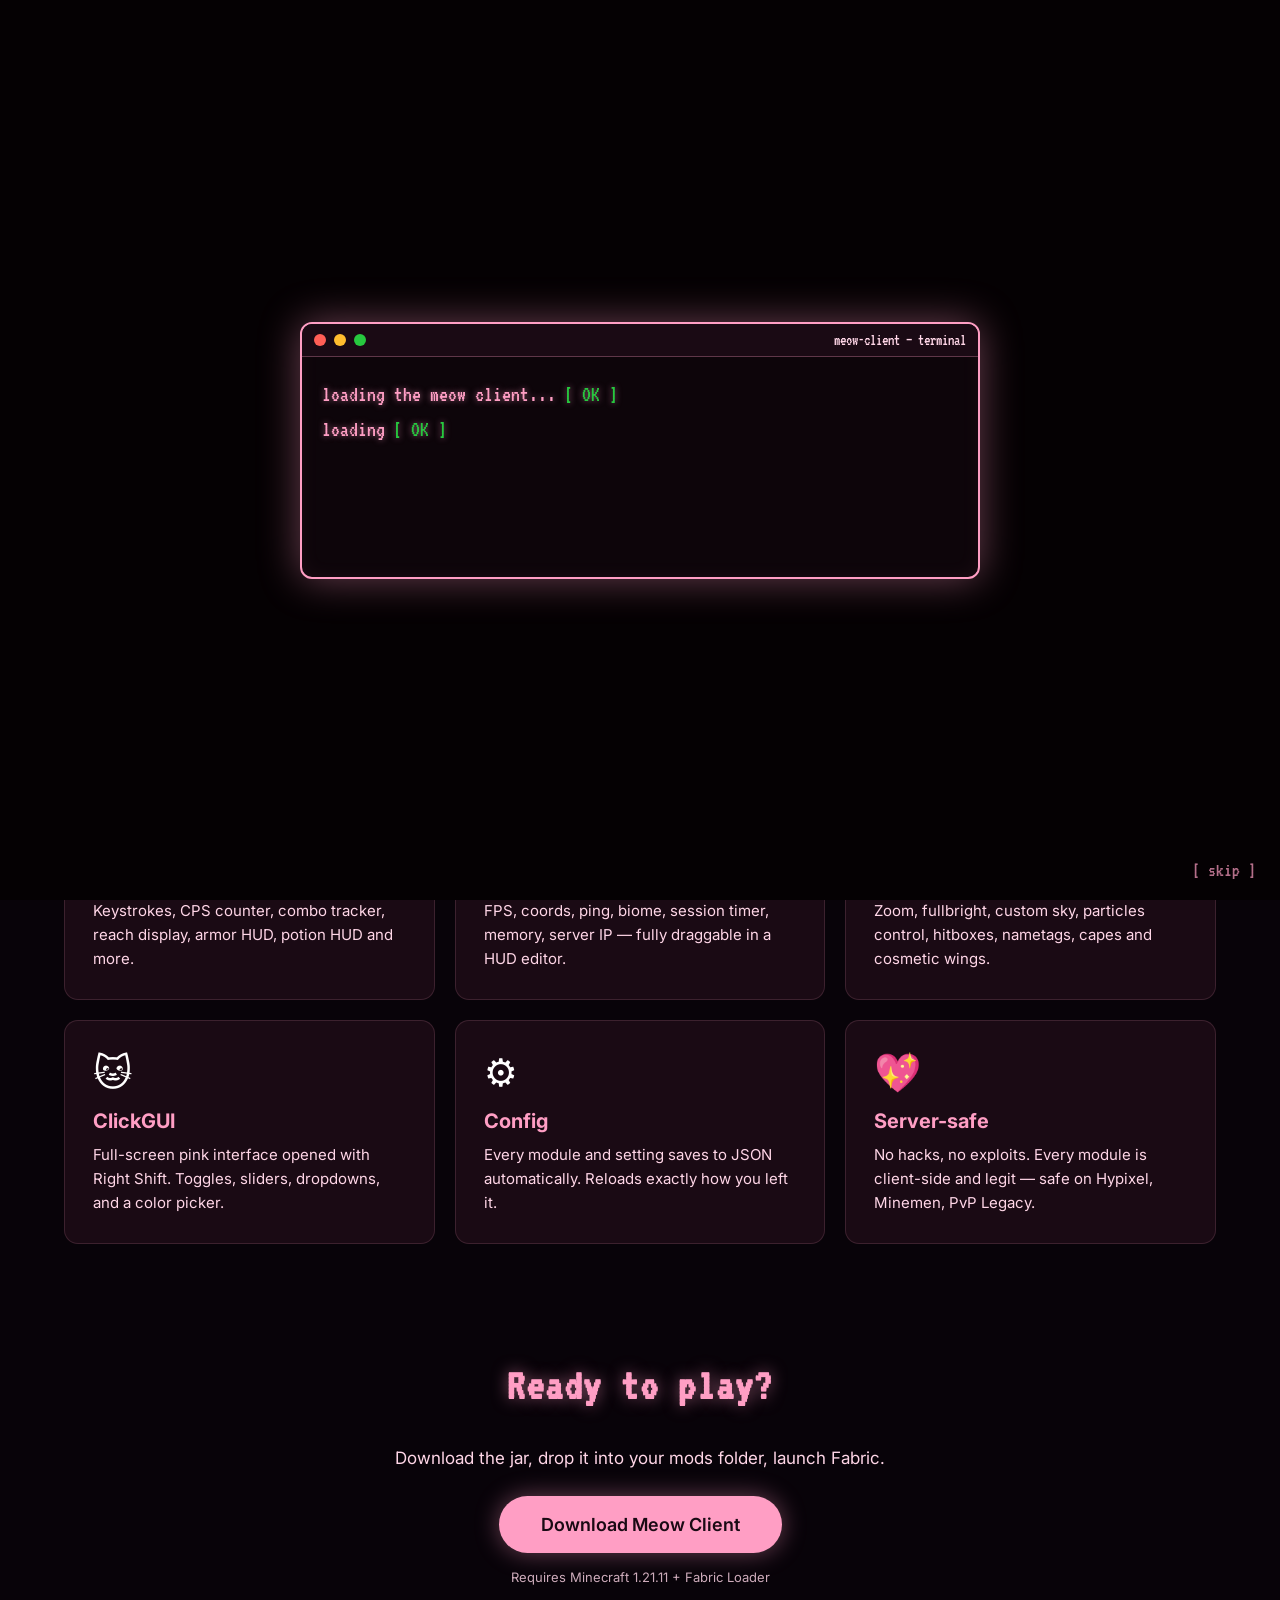
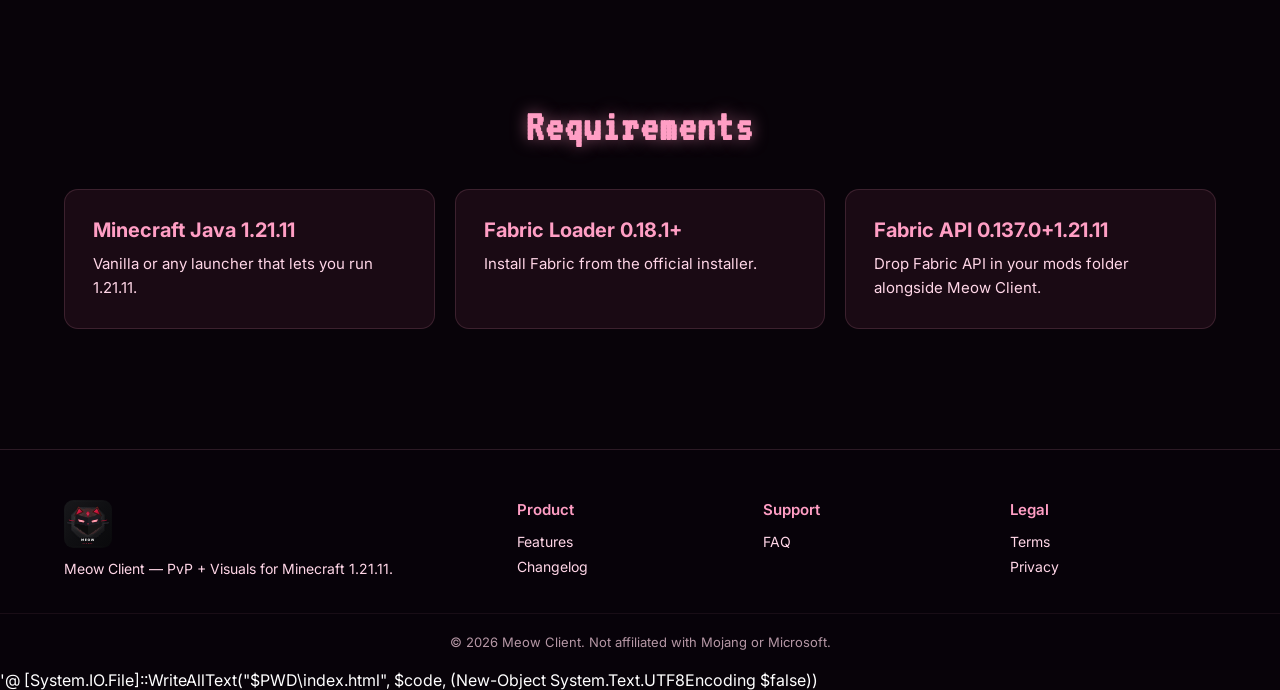
<file: index.html>
$code = @'
<!DOCTYPE html>
<html lang="en">
<head>
<meta charset="UTF-8">
<meta name="viewport" content="width=device-width, initial-scale=1.0">
<title>Meow Client — PvP + Visuals for Minecraft 1.21.11</title>
<link rel="icon" href="assets/favicon.svg">
<link rel="preconnect" href="https://fonts.googleapis.com">
<link rel="preconnect" href="https://fonts.gstatic.com" crossorigin>
<link href="https://fonts.googleapis.com/css2?family=VT323&family=Inter:wght@300;400;600;800&display=swap" rel="stylesheet">
<link rel="stylesheet" href="styles.css">
</head>
<body>

<div id="intro-overlay">
  <div class="terminal-window">
    <div class="terminal-header">
      <span class="dot red"></span>
      <span class="dot yellow"></span>
      <span class="dot green"></span>
      <span class="terminal-title">meow-client — terminal</span>
    </div>
    <div class="terminal-body" id="terminal-body"></div>
  </div>
  <a id="skip-intro" href="#">[ skip ]</a>
</div>

<canvas id="starfield"></canvas>

<nav class="nav">
  <div class="nav-inner">
    <a href="index.html" class="brand">
      <img src="assets/logo.svg" alt="Meow Client" class="brand-logo">
      <span class="brand-name">Meow Client</span>
    </a>
    <button class="nav-toggle" id="nav-toggle" aria-label="menu">☰</button>
    <ul class="nav-links" id="nav-links">
      <li><a href="index.html" class="active">Home</a></li>
      <li><a href="features.html">Features</a></li>
      <li><a href="faq.html">FAQ</a></li>
      <li><a href="changelog.html">Changelog</a></li>
      <li><a href="https://github.com/echothebest/meow-website/releases/download/untagged-338cf8a7bff4ed38c516/meow-client-first.release.jar" class="btn btn-pink btn-nav" download>Download</a></li>
    </ul>
  </div>
</nav>

<header class="hero">
  <img src="assets/logo.svg" alt="" class="hero-logo">
  <h1 class="hero-title">Meow Client</h1>
  <p class="hero-sub">A lightweight PvP + Visuals client for Minecraft 1.21.11 (Fabric).</p>
  <div class="hero-buttons">
    <a href="https://github.com/echothebest/meow-website/releases/download/untagged-338cf8a7bff4ed38c516/meow-client-first.release.jar" class="btn btn-pink" download>Download Meow Client</a>
    <a href="https://github.com/echothebest/meow-website" class="btn btn-outline" target="_blank" rel="noopener">View on GitHub</a>
  </div>
  <div class="chip">v1.0.0 &nbsp;·&nbsp; 1.21.11 &nbsp;·&nbsp; Fabric</div>
</header>

<section class="section">
  <h2 class="section-title">What's inside</h2>
  <div class="grid grid-3">
    <a href="features.html" class="card">
      <div class="card-icon">⚔️</div>
      <h3>PvP</h3>
      <p>Keystrokes, CPS counter, combo tracker, reach display, armor HUD, potion HUD and more.</p>
    </a>
    <a href="features.html" class="card">
      <div class="card-icon">🖥️</div>
      <h3>HUD</h3>
      <p>FPS, coords, ping, biome, session timer, memory, server IP — fully draggable in a HUD editor.</p>
    </a>
    <a href="features.html" class="card">
      <div class="card-icon">✨</div>
      <h3>Visuals</h3>
      <p>Zoom, fullbright, custom sky, particles control, hitboxes, nametags, capes and cosmetic wings.</p>
    </a>
    <a href="features.html" class="card">
      <div class="card-icon">🐱</div>
      <h3>ClickGUI</h3>
      <p>Full-screen pink interface opened with Right Shift. Toggles, sliders, dropdowns, and a color picker.</p>
    </a>
    <a href="features.html" class="card">
      <div class="card-icon">⚙️</div>
      <h3>Config</h3>
      <p>Every module and setting saves to JSON automatically. Reloads exactly how you left it.</p>
    </a>
    <a href="features.html" class="card">
      <div class="card-icon">💖</div>
      <h3>Server-safe</h3>
      <p>No hacks, no exploits. Every module is client-side and legit — safe on Hypixel, Minemen, PvP Legacy.</p>
    </a>
  </div>
</section>

<section class="section download-section">
  <h2 class="section-title">Ready to play?</h2>
  <p class="download-sub">Download the jar, drop it into your mods folder, launch Fabric.</p>
  <a href="https://github.com/echothebest/meow-website/releases/download/untagged-338cf8a7bff4ed38c516/meow-client-first.release.jar" class="btn btn-pink btn-big" download>Download Meow Client</a>
  <p class="download-meta">Requires Minecraft 1.21.11 + Fabric Loader</p>
</section>

<section class="section">
  <h2 class="section-title">Requirements</h2>
  <div class="grid grid-3">
    <div class="card card-flat">
      <h3>Minecraft Java 1.21.11</h3>
      <p>Vanilla or any launcher that lets you run 1.21.11.</p>
    </div>
    <div class="card card-flat">
      <h3>Fabric Loader 0.18.1+</h3>
      <p>Install Fabric from the official installer.</p>
    </div>
    <div class="card card-flat">
      <h3>Fabric API 0.137.0+1.21.11</h3>
      <p>Drop Fabric API in your mods folder alongside Meow Client.</p>
    </div>
  </div>
</section>

<footer class="footer">
  <div class="footer-inner">
    <div class="footer-col">
      <img src="assets/logo.svg" alt="" class="footer-logo">
      <p class="footer-tag">Meow Client — PvP + Visuals for Minecraft 1.21.11.</p>
    </div>
    <div class="footer-col">
      <h4>Product</h4>
      <a href="features.html">Features</a>
      <a href="changelog.html">Changelog</a>
    </div>
    <div class="footer-col">
      <h4>Support</h4>
      <a href="faq.html">FAQ</a>
    </div>
    <div class="footer-col">
      <h4>Legal</h4>
      <a href="terms.html">Terms</a>
      <a href="privacy.html">Privacy</a>
    </div>
  </div>
  <p class="footer-copy">© 2026 Meow Client. Not affiliated with Mojang or Microsoft.</p>
</footer>

<script src="script.js"></script>
</body>
</html>
'@

[System.IO.File]::WriteAllText("$PWD\index.html", $code, (New-Object System.Text.UTF8Encoding $false))
</file>
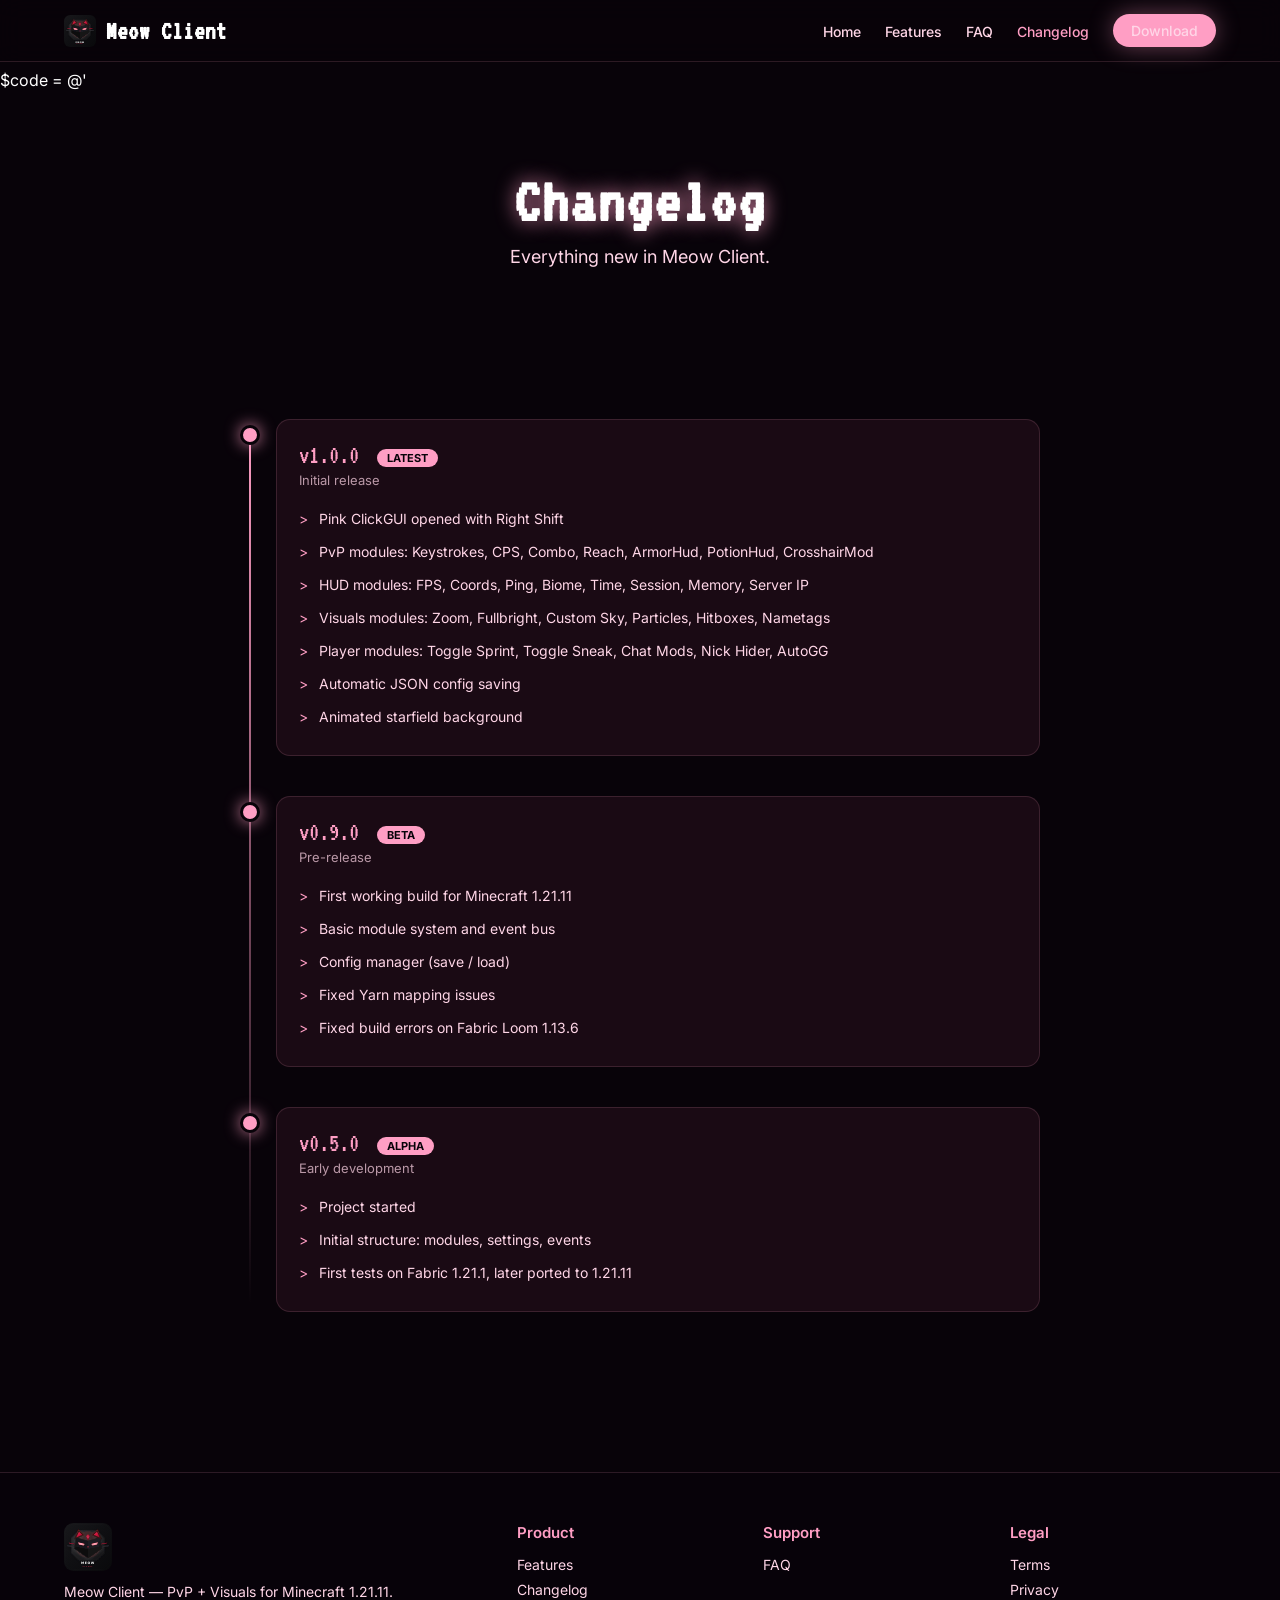
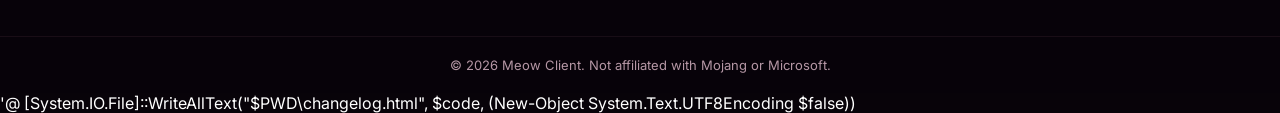
<file: changelog.html>
$code = @'
<!DOCTYPE html>
<html lang="en">
<head>
<meta charset="UTF-8">
<meta name="viewport" content="width=device-width, initial-scale=1.0">
<title>Changelog — Meow Client</title>
<link rel="icon" href="assets/favicon.svg">
<link rel="preconnect" href="https://fonts.googleapis.com">
<link rel="preconnect" href="https://fonts.gstatic.com" crossorigin>
<link href="https://fonts.googleapis.com/css2?family=VT323&family=Inter:wght@300;400;600;800&display=swap" rel="stylesheet">
<link rel="stylesheet" href="styles.css">
</head>
<body>

<canvas id="starfield"></canvas>

<nav class="nav">
  <div class="nav-inner">
    <a href="index.html" class="brand">
      <img src="assets/logo.svg" alt="Meow Client" class="brand-logo">
      <span class="brand-name">Meow Client</span>
    </a>
    <button class="nav-toggle" id="nav-toggle" aria-label="menu">☰</button>
    <ul class="nav-links" id="nav-links">
      <li><a href="index.html">Home</a></li>
      <li><a href="features.html">Features</a></li>
      <li><a href="faq.html">FAQ</a></li>
      <li><a href="changelog.html" class="active">Changelog</a></li>
      <li><a href="https://github.com/echothebest/meow-website/releases/download/untagged-338cf8a7bff4ed38c516/meow-client-first.release.jar" class="btn btn-pink btn-nav" download>Download</a></li>
    </ul>
  </div>
</nav>

<header class="hero hero-small">
  <h1 class="hero-title">Changelog</h1>
  <p class="hero-sub">Everything new in Meow Client.</p>
</header>

<section class="section">
  <div class="timeline">
    <div class="timeline-item">
      <div class="timeline-dot"></div>
      <div class="timeline-content">
        <div class="timeline-version">v1.0.0 <span class="timeline-tag">Latest</span></div>
        <div class="timeline-date">Initial release</div>
        <ul>
          <li>Pink ClickGUI opened with Right Shift</li>
          <li>PvP modules: Keystrokes, CPS, Combo, Reach, ArmorHud, PotionHud, CrosshairMod</li>
          <li>HUD modules: FPS, Coords, Ping, Biome, Time, Session, Memory, Server IP</li>
          <li>Visuals modules: Zoom, Fullbright, Custom Sky, Particles, Hitboxes, Nametags</li>
          <li>Player modules: Toggle Sprint, Toggle Sneak, Chat Mods, Nick Hider, AutoGG</li>
          <li>Automatic JSON config saving</li>
          <li>Animated starfield background</li>
        </ul>
      </div>
    </div>
    <div class="timeline-item">
      <div class="timeline-dot"></div>
      <div class="timeline-content">
        <div class="timeline-version">v0.9.0 <span class="timeline-tag">Beta</span></div>
        <div class="timeline-date">Pre-release</div>
        <ul>
          <li>First working build for Minecraft 1.21.11</li>
          <li>Basic module system and event bus</li>
          <li>Config manager (save / load)</li>
          <li>Fixed Yarn mapping issues</li>
          <li>Fixed build errors on Fabric Loom 1.13.6</li>
        </ul>
      </div>
    </div>
    <div class="timeline-item">
      <div class="timeline-dot"></div>
      <div class="timeline-content">
        <div class="timeline-version">v0.5.0 <span class="timeline-tag">Alpha</span></div>
        <div class="timeline-date">Early development</div>
        <ul>
          <li>Project started</li>
          <li>Initial structure: modules, settings, events</li>
          <li>First tests on Fabric 1.21.1, later ported to 1.21.11</li>
        </ul>
      </div>
    </div>
  </div>
</section>

<footer class="footer">
  <div class="footer-inner">
    <div class="footer-col">
      <img src="assets/logo.svg" alt="" class="footer-logo">
      <p class="footer-tag">Meow Client — PvP + Visuals for Minecraft 1.21.11.</p>
    </div>
    <div class="footer-col">
      <h4>Product</h4>
      <a href="features.html">Features</a>
      <a href="changelog.html">Changelog</a>
    </div>
    <div class="footer-col">
      <h4>Support</h4>
      <a href="faq.html">FAQ</a>
    </div>
    <div class="footer-col">
      <h4>Legal</h4>
      <a href="terms.html">Terms</a>
      <a href="privacy.html">Privacy</a>
    </div>
  </div>
  <p class="footer-copy">© 2026 Meow Client. Not affiliated with Mojang or Microsoft.</p>
</footer>

<script src="script.js"></script>
</body>
</html>
'@

[System.IO.File]::WriteAllText("$PWD\changelog.html", $code, (New-Object System.Text.UTF8Encoding $false))
</file>
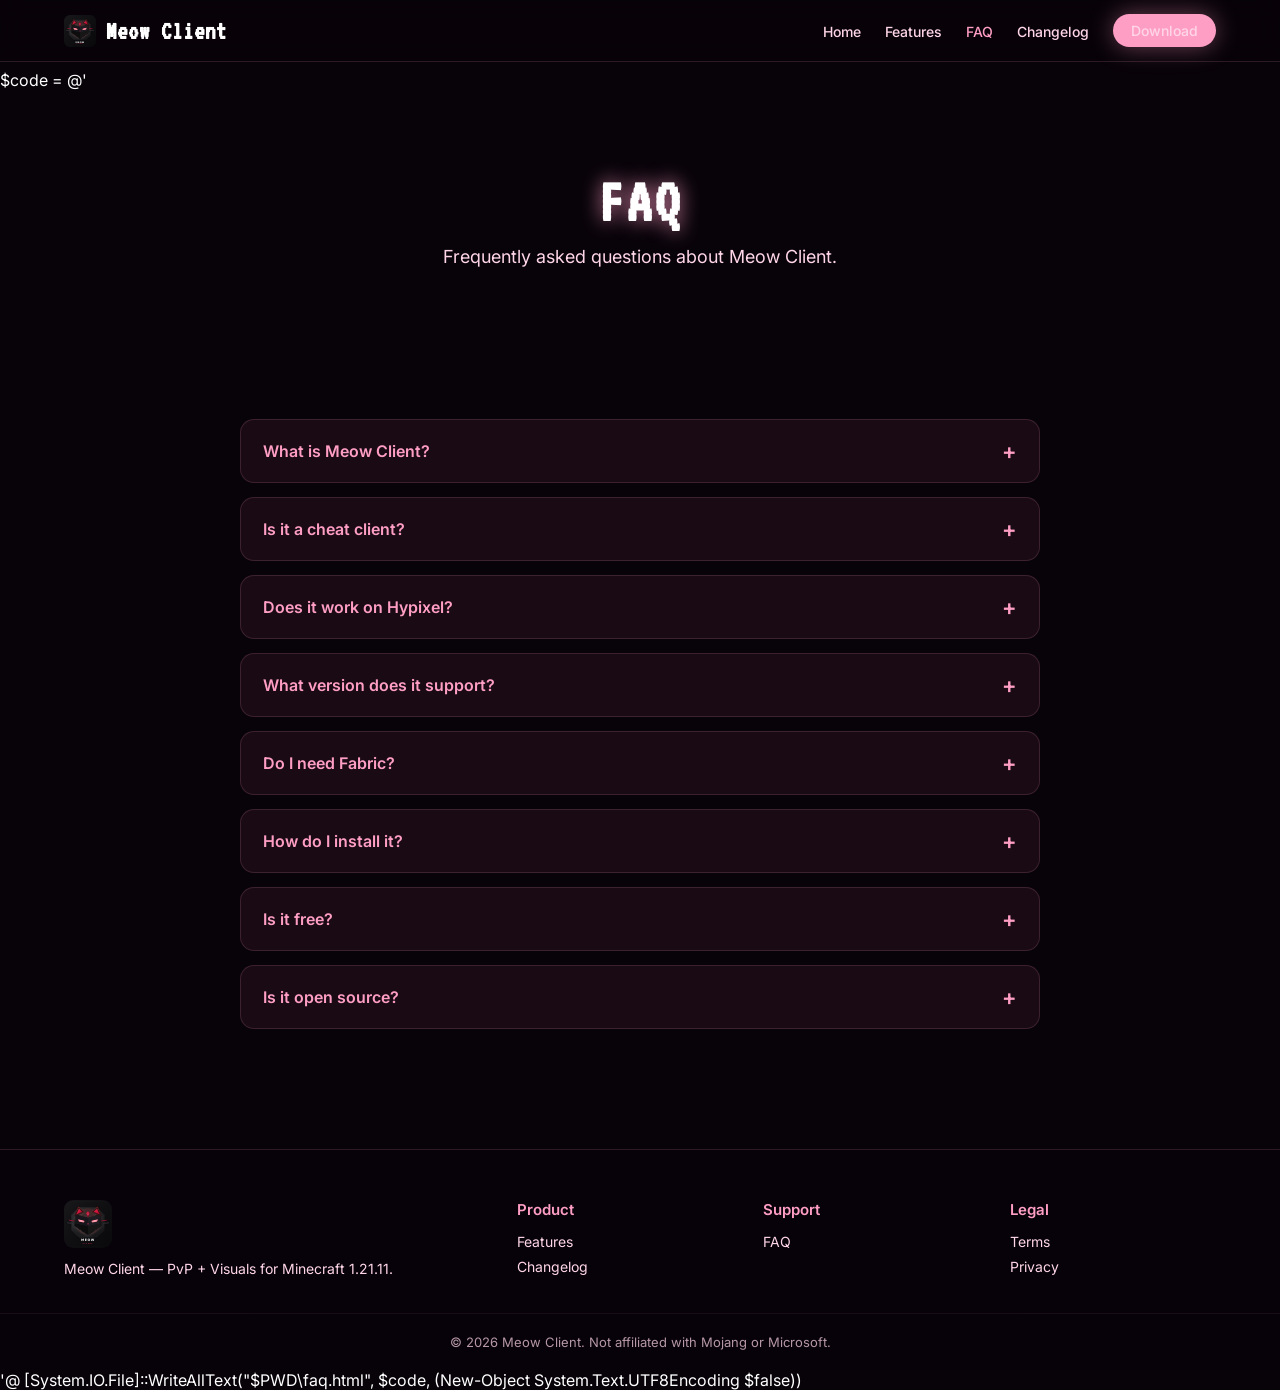
<file: faq.html>
$code = @'
<!DOCTYPE html>
<html lang="en">
<head>
<meta charset="UTF-8">
<meta name="viewport" content="width=device-width, initial-scale=1.0">
<title>FAQ — Meow Client</title>
<link rel="icon" href="assets/favicon.svg">
<link rel="preconnect" href="https://fonts.googleapis.com">
<link rel="preconnect" href="https://fonts.gstatic.com" crossorigin>
<link href="https://fonts.googleapis.com/css2?family=VT323&family=Inter:wght@300;400;600;800&display=swap" rel="stylesheet">
<link rel="stylesheet" href="styles.css">
</head>
<body>

<canvas id="starfield"></canvas>

<nav class="nav">
  <div class="nav-inner">
    <a href="index.html" class="brand">
      <img src="assets/logo.svg" alt="Meow Client" class="brand-logo">
      <span class="brand-name">Meow Client</span>
    </a>
    <button class="nav-toggle" id="nav-toggle" aria-label="menu">☰</button>
    <ul class="nav-links" id="nav-links">
      <li><a href="index.html">Home</a></li>
      <li><a href="features.html">Features</a></li>
      <li><a href="faq.html" class="active">FAQ</a></li>
      <li><a href="changelog.html">Changelog</a></li>
      <li><a href="https://github.com/echothebest/meow-website/releases/download/untagged-338cf8a7bff4ed38c516/meow-client-first.release.jar" class="btn btn-pink btn-nav" download>Download</a></li>
    </ul>
  </div>
</nav>

<header class="hero hero-small">
  <h1 class="hero-title">FAQ</h1>
  <p class="hero-sub">Frequently asked questions about Meow Client.</p>
</header>

<section class="section">
  <div class="faq-list">
    <details class="faq-item"><summary>What is Meow Client?</summary><p>Meow Client is a lightweight PvP + Visuals client for Minecraft Java Edition 1.21.11 running on Fabric. It adds useful PvP mods, HUD elements, and visual improvements through a pink ClickGUI opened with Right Shift.</p></details>
    <details class="faq-item"><summary>Is it a cheat client?</summary><p>No. Meow Client contains no hacks, no killaura, no ESP, no anticheat bypasses. Every module is client-side and legit — the same style of mods Lunar Client and Badlion Client ship.</p></details>
    <details class="faq-item"><summary>Does it work on Hypixel?</summary><p>Yes. Every module is server-safe. Meow Client doesn't modify packets or do anything that could trigger anticheat.</p></details>
    <details class="faq-item"><summary>What version does it support?</summary><p>Minecraft Java Edition 1.21.11, on Fabric. Other versions are not supported.</p></details>
    <details class="faq-item"><summary>Do I need Fabric?</summary><p>Yes. Install Fabric Loader 0.18.1 or newer from the official Fabric installer, then drop Fabric API and Meow Client into your mods folder.</p></details>
    <details class="faq-item"><summary>How do I install it?</summary><p>1. Install Fabric Loader for 1.21.11. 2. Download Fabric API for 1.21.11 and put it in your mods folder. 3. Download Meow Client and put it in the same mods folder. 4. Launch the Fabric profile.</p></details>
    <details class="faq-item"><summary>Is it free?</summary><p>Yes, Meow Client is completely free.</p></details>
    <details class="faq-item"><summary>Is it open source?</summary><p>The website is open source on GitHub. The client source is not currently public.</p></details>
  </div>
</section>

<footer class="footer">
  <div class="footer-inner">
    <div class="footer-col">
      <img src="assets/logo.svg" alt="" class="footer-logo">
      <p class="footer-tag">Meow Client — PvP + Visuals for Minecraft 1.21.11.</p>
    </div>
    <div class="footer-col">
      <h4>Product</h4>
      <a href="features.html">Features</a>
      <a href="changelog.html">Changelog</a>
    </div>
    <div class="footer-col">
      <h4>Support</h4>
      <a href="faq.html">FAQ</a>
    </div>
    <div class="footer-col">
      <h4>Legal</h4>
      <a href="terms.html">Terms</a>
      <a href="privacy.html">Privacy</a>
    </div>
  </div>
  <p class="footer-copy">© 2026 Meow Client. Not affiliated with Mojang or Microsoft.</p>
</footer>

<script src="script.js"></script>
</body>
</html>
'@

[System.IO.File]::WriteAllText("$PWD\faq.html", $code, (New-Object System.Text.UTF8Encoding $false))
</file>
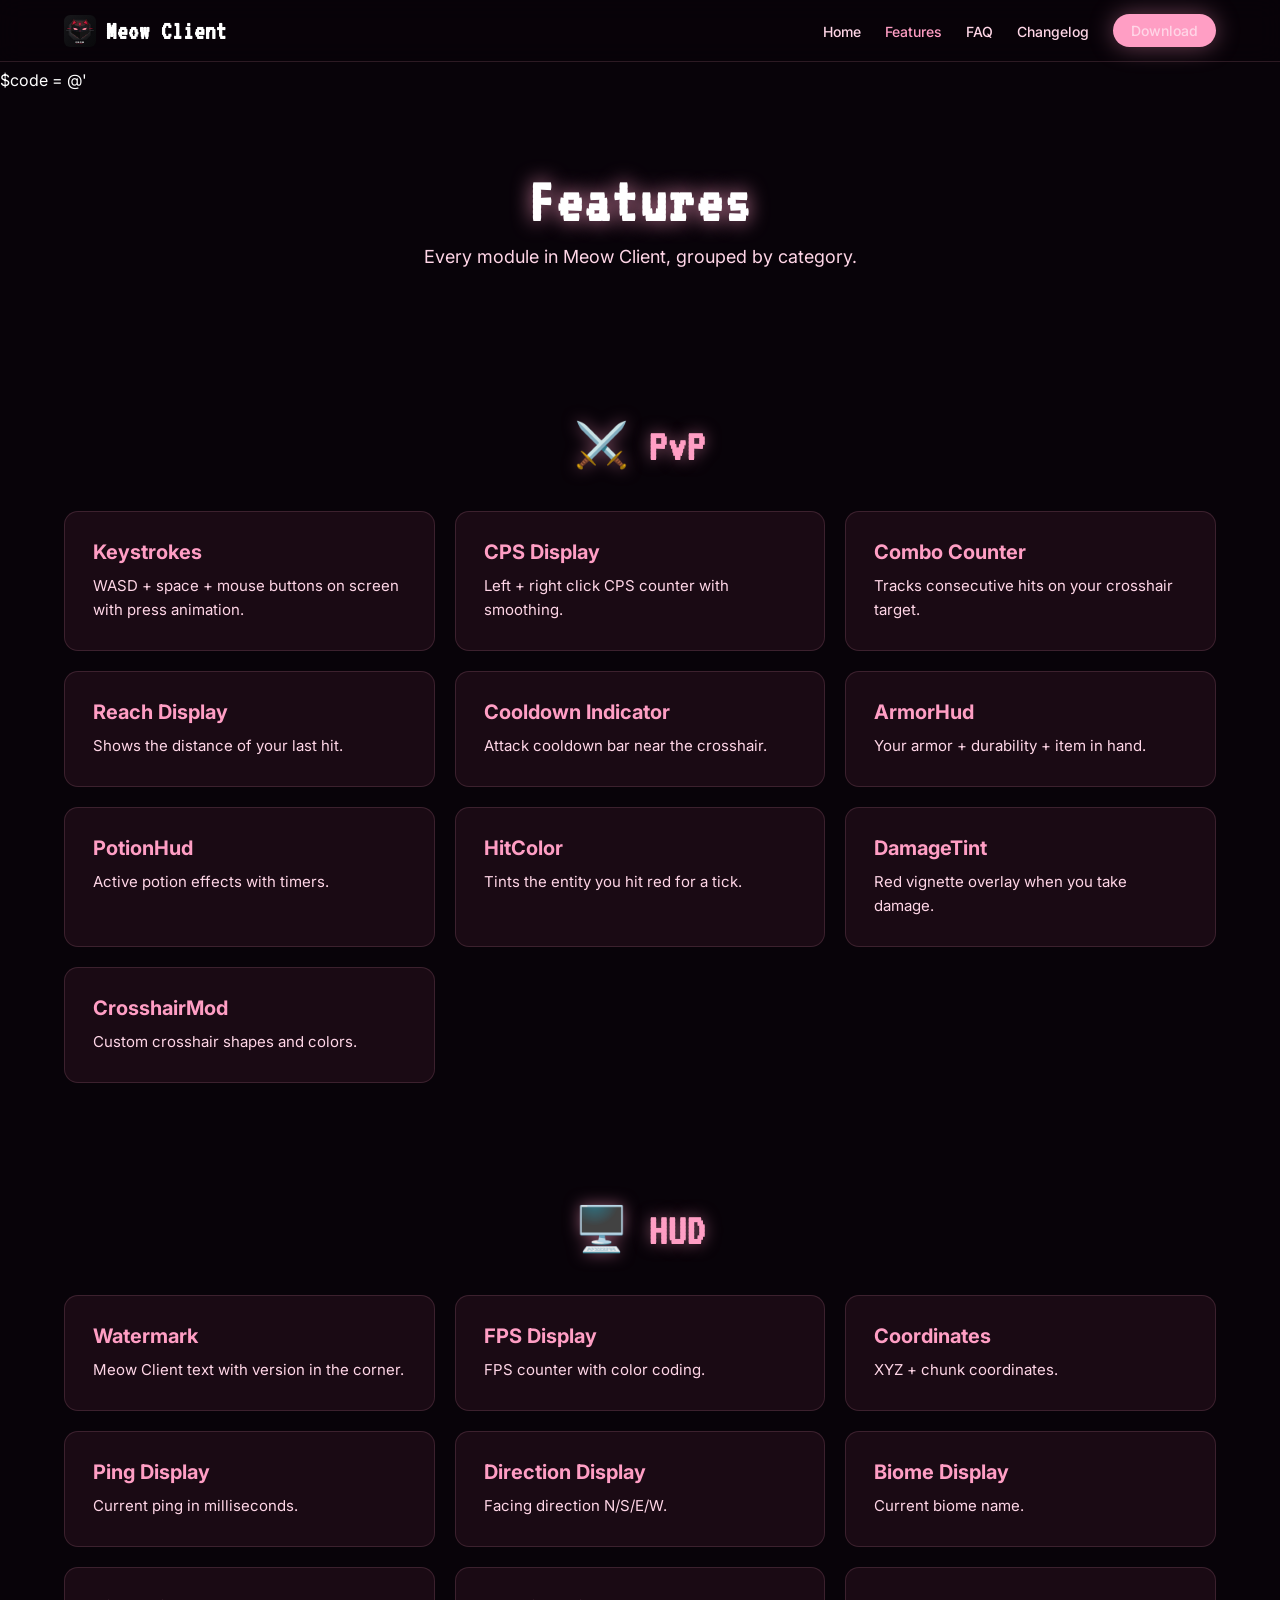
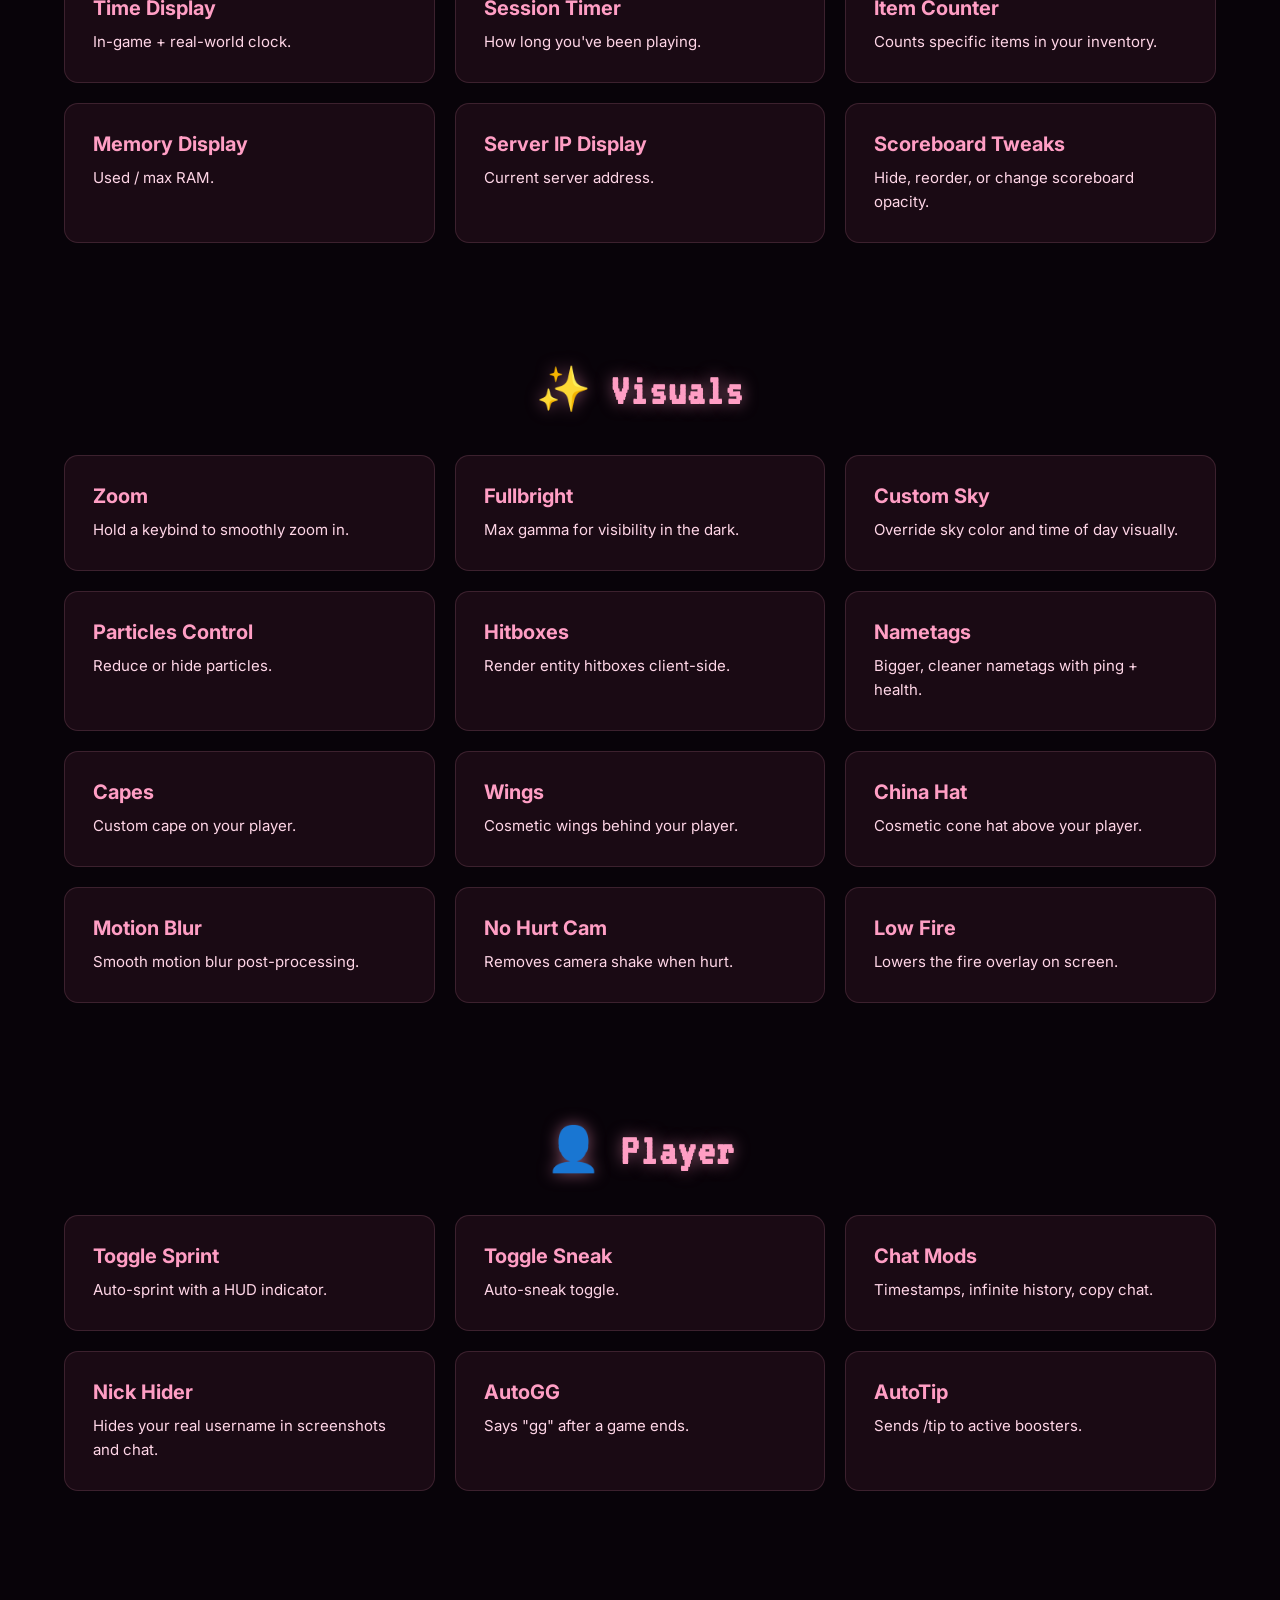
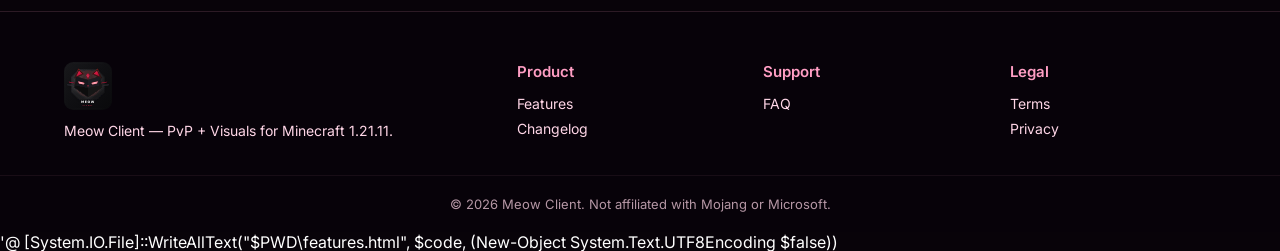
<file: features.html>
$code = @'
<!DOCTYPE html>
<html lang="en">
<head>
<meta charset="UTF-8">
<meta name="viewport" content="width=device-width, initial-scale=1.0">
<title>Features — Meow Client</title>
<link rel="icon" href="assets/favicon.svg">
<link rel="preconnect" href="https://fonts.googleapis.com">
<link rel="preconnect" href="https://fonts.gstatic.com" crossorigin>
<link href="https://fonts.googleapis.com/css2?family=VT323&family=Inter:wght@300;400;600;800&display=swap" rel="stylesheet">
<link rel="stylesheet" href="styles.css">
</head>
<body>

<canvas id="starfield"></canvas>

<nav class="nav">
  <div class="nav-inner">
    <a href="index.html" class="brand">
      <img src="assets/logo.svg" alt="Meow Client" class="brand-logo">
      <span class="brand-name">Meow Client</span>
    </a>
    <button class="nav-toggle" id="nav-toggle" aria-label="menu">☰</button>
    <ul class="nav-links" id="nav-links">
      <li><a href="index.html">Home</a></li>
      <li><a href="features.html" class="active">Features</a></li>
      <li><a href="faq.html">FAQ</a></li>
      <li><a href="changelog.html">Changelog</a></li>
      <li><a href="https://github.com/echothebest/meow-website/releases/download/untagged-338cf8a7bff4ed38c516/meow-client-first.release.jar" class="btn btn-pink btn-nav" download>Download</a></li>
    </ul>
  </div>
</nav>

<header class="hero hero-small">
  <h1 class="hero-title">Features</h1>
  <p class="hero-sub">Every module in Meow Client, grouped by category.</p>
</header>

<section class="section">
  <h2 class="section-title">⚔️ PvP</h2>
  <div class="grid grid-3">
    <div class="card card-flat"><h3>Keystrokes</h3><p>WASD + space + mouse buttons on screen with press animation.</p></div>
    <div class="card card-flat"><h3>CPS Display</h3><p>Left + right click CPS counter with smoothing.</p></div>
    <div class="card card-flat"><h3>Combo Counter</h3><p>Tracks consecutive hits on your crosshair target.</p></div>
    <div class="card card-flat"><h3>Reach Display</h3><p>Shows the distance of your last hit.</p></div>
    <div class="card card-flat"><h3>Cooldown Indicator</h3><p>Attack cooldown bar near the crosshair.</p></div>
    <div class="card card-flat"><h3>ArmorHud</h3><p>Your armor + durability + item in hand.</p></div>
    <div class="card card-flat"><h3>PotionHud</h3><p>Active potion effects with timers.</p></div>
    <div class="card card-flat"><h3>HitColor</h3><p>Tints the entity you hit red for a tick.</p></div>
    <div class="card card-flat"><h3>DamageTint</h3><p>Red vignette overlay when you take damage.</p></div>
    <div class="card card-flat"><h3>CrosshairMod</h3><p>Custom crosshair shapes and colors.</p></div>
  </div>
</section>

<section class="section">
  <h2 class="section-title">🖥️ HUD</h2>
  <div class="grid grid-3">
    <div class="card card-flat"><h3>Watermark</h3><p>Meow Client text with version in the corner.</p></div>
    <div class="card card-flat"><h3>FPS Display</h3><p>FPS counter with color coding.</p></div>
    <div class="card card-flat"><h3>Coordinates</h3><p>XYZ + chunk coordinates.</p></div>
    <div class="card card-flat"><h3>Ping Display</h3><p>Current ping in milliseconds.</p></div>
    <div class="card card-flat"><h3>Direction Display</h3><p>Facing direction N/S/E/W.</p></div>
    <div class="card card-flat"><h3>Biome Display</h3><p>Current biome name.</p></div>
    <div class="card card-flat"><h3>Time Display</h3><p>In-game + real-world clock.</p></div>
    <div class="card card-flat"><h3>Session Timer</h3><p>How long you've been playing.</p></div>
    <div class="card card-flat"><h3>Item Counter</h3><p>Counts specific items in your inventory.</p></div>
    <div class="card card-flat"><h3>Memory Display</h3><p>Used / max RAM.</p></div>
    <div class="card card-flat"><h3>Server IP Display</h3><p>Current server address.</p></div>
    <div class="card card-flat"><h3>Scoreboard Tweaks</h3><p>Hide, reorder, or change scoreboard opacity.</p></div>
  </div>
</section>

<section class="section">
  <h2 class="section-title">✨ Visuals</h2>
  <div class="grid grid-3">
    <div class="card card-flat"><h3>Zoom</h3><p>Hold a keybind to smoothly zoom in.</p></div>
    <div class="card card-flat"><h3>Fullbright</h3><p>Max gamma for visibility in the dark.</p></div>
    <div class="card card-flat"><h3>Custom Sky</h3><p>Override sky color and time of day visually.</p></div>
    <div class="card card-flat"><h3>Particles Control</h3><p>Reduce or hide particles.</p></div>
    <div class="card card-flat"><h3>Hitboxes</h3><p>Render entity hitboxes client-side.</p></div>
    <div class="card card-flat"><h3>Nametags</h3><p>Bigger, cleaner nametags with ping + health.</p></div>
    <div class="card card-flat"><h3>Capes</h3><p>Custom cape on your player.</p></div>
    <div class="card card-flat"><h3>Wings</h3><p>Cosmetic wings behind your player.</p></div>
    <div class="card card-flat"><h3>China Hat</h3><p>Cosmetic cone hat above your player.</p></div>
    <div class="card card-flat"><h3>Motion Blur</h3><p>Smooth motion blur post-processing.</p></div>
    <div class="card card-flat"><h3>No Hurt Cam</h3><p>Removes camera shake when hurt.</p></div>
    <div class="card card-flat"><h3>Low Fire</h3><p>Lowers the fire overlay on screen.</p></div>
  </div>
</section>

<section class="section">
  <h2 class="section-title">👤 Player</h2>
  <div class="grid grid-3">
    <div class="card card-flat"><h3>Toggle Sprint</h3><p>Auto-sprint with a HUD indicator.</p></div>
    <div class="card card-flat"><h3>Toggle Sneak</h3><p>Auto-sneak toggle.</p></div>
    <div class="card card-flat"><h3>Chat Mods</h3><p>Timestamps, infinite history, copy chat.</p></div>
    <div class="card card-flat"><h3>Nick Hider</h3><p>Hides your real username in screenshots and chat.</p></div>
    <div class="card card-flat"><h3>AutoGG</h3><p>Says "gg" after a game ends.</p></div>
    <div class="card card-flat"><h3>AutoTip</h3><p>Sends /tip to active boosters.</p></div>
  </div>
</section>

<footer class="footer">
  <div class="footer-inner">
    <div class="footer-col">
      <img src="assets/logo.svg" alt="" class="footer-logo">
      <p class="footer-tag">Meow Client — PvP + Visuals for Minecraft 1.21.11.</p>
    </div>
    <div class="footer-col">
      <h4>Product</h4>
      <a href="features.html">Features</a>
      <a href="changelog.html">Changelog</a>
    </div>
    <div class="footer-col">
      <h4>Support</h4>
      <a href="faq.html">FAQ</a>
    </div>
    <div class="footer-col">
      <h4>Legal</h4>
      <a href="terms.html">Terms</a>
      <a href="privacy.html">Privacy</a>
    </div>
  </div>
  <p class="footer-copy">© 2026 Meow Client. Not affiliated with Mojang or Microsoft.</p>
</footer>

<script src="script.js"></script>
</body>
</html>
'@

[System.IO.File]::WriteAllText("$PWD\features.html", $code, (New-Object System.Text.UTF8Encoding $false))
</file>
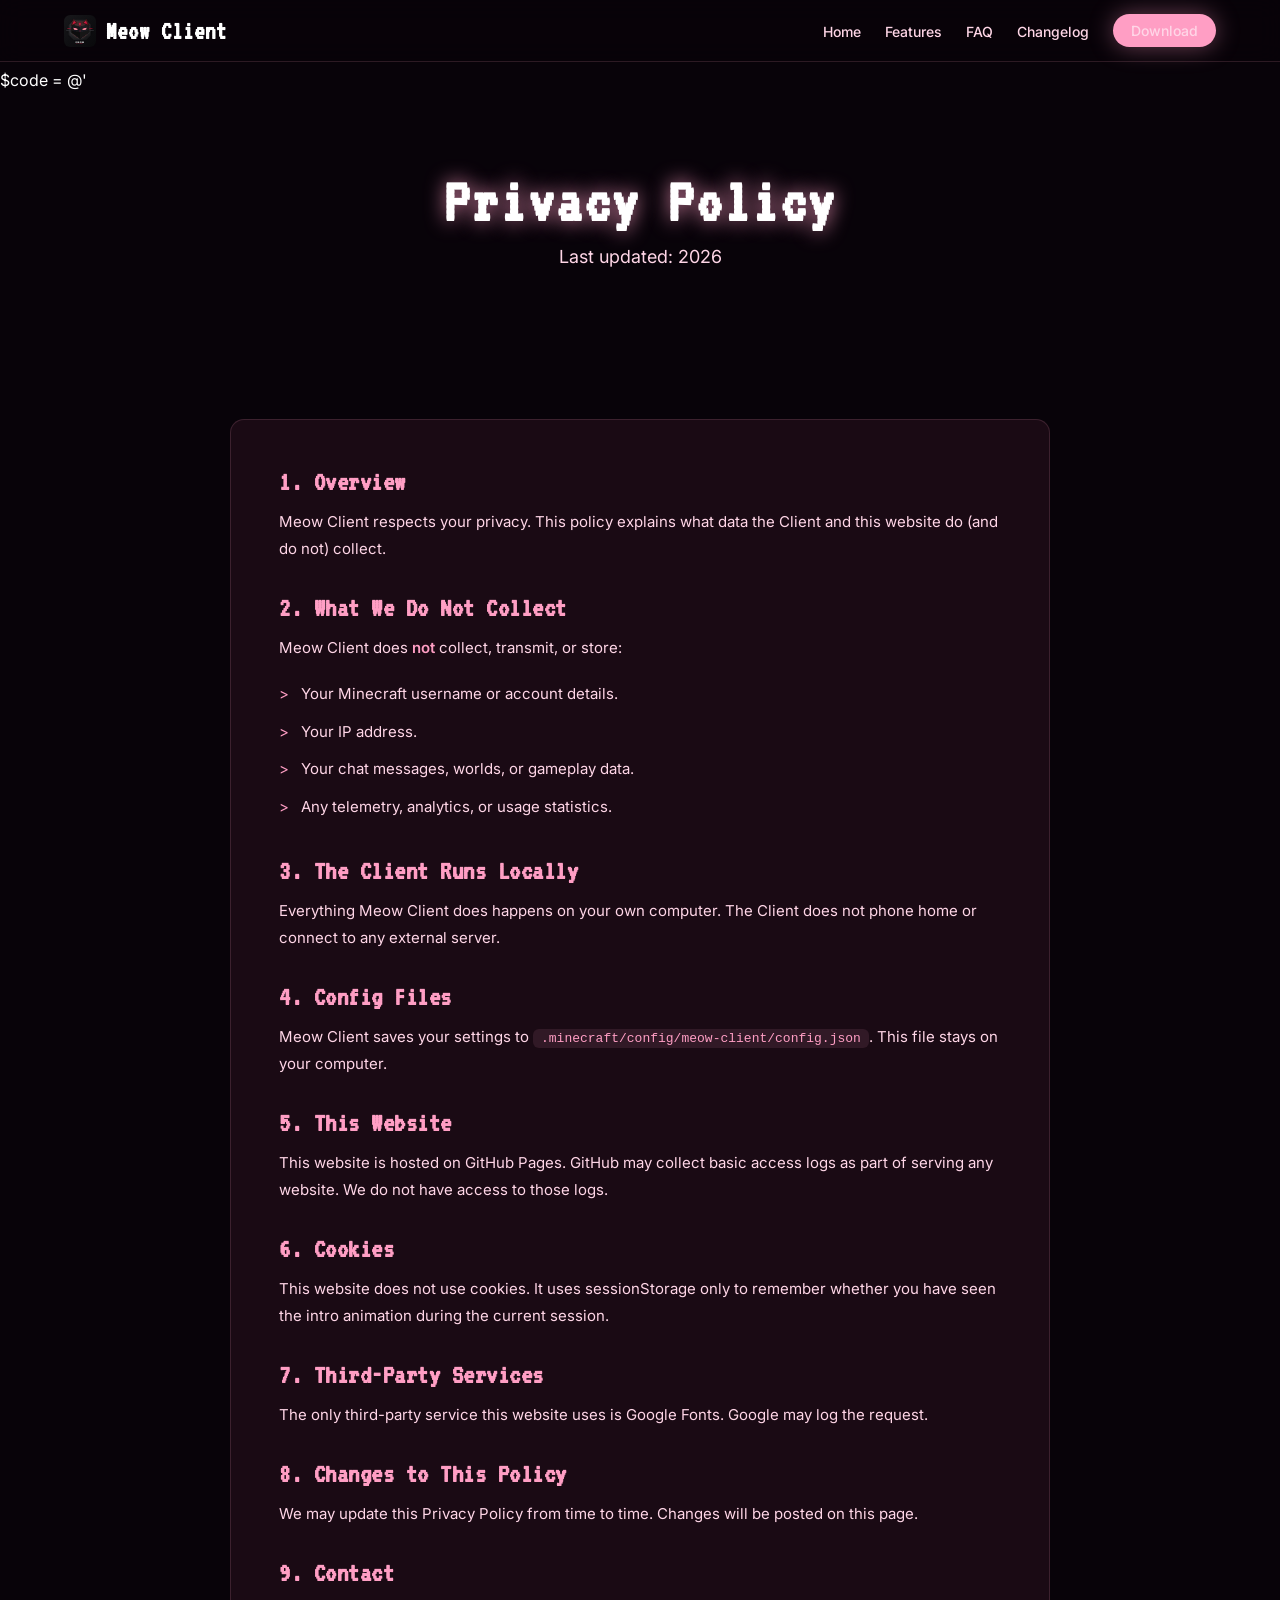
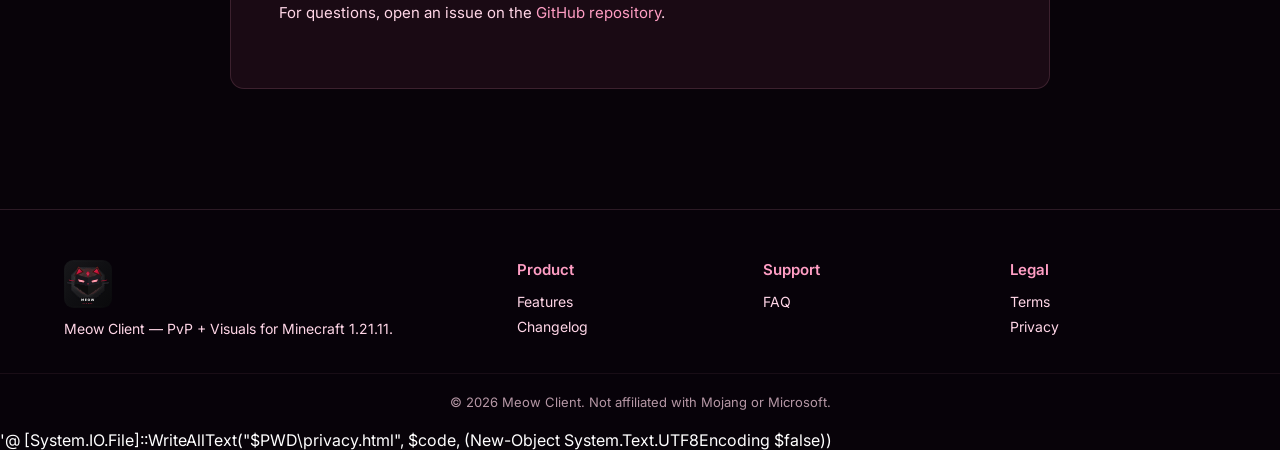
<file: privacy.html>
$code = @'
<!DOCTYPE html>
<html lang="en">
<head>
<meta charset="UTF-8">
<meta name="viewport" content="width=device-width, initial-scale=1.0">
<title>Privacy Policy — Meow Client</title>
<link rel="icon" href="assets/favicon.svg">
<link rel="preconnect" href="https://fonts.googleapis.com">
<link rel="preconnect" href="https://fonts.gstatic.com" crossorigin>
<link href="https://fonts.googleapis.com/css2?family=VT323&family=Inter:wght@300;400;600;800&display=swap" rel="stylesheet">
<link rel="stylesheet" href="styles.css">
</head>
<body>

<canvas id="starfield"></canvas>

<nav class="nav">
  <div class="nav-inner">
    <a href="index.html" class="brand">
      <img src="assets/logo.svg" alt="Meow Client" class="brand-logo">
      <span class="brand-name">Meow Client</span>
    </a>
    <button class="nav-toggle" id="nav-toggle" aria-label="menu">☰</button>
    <ul class="nav-links" id="nav-links">
      <li><a href="index.html">Home</a></li>
      <li><a href="features.html">Features</a></li>
      <li><a href="faq.html">FAQ</a></li>
      <li><a href="changelog.html">Changelog</a></li>
      <li><a href="https://github.com/echothebest/meow-website/releases/download/untagged-338cf8a7bff4ed38c516/meow-client-first.release.jar" class="btn btn-pink btn-nav" download>Download</a></li>
    </ul>
  </div>
</nav>

<header class="hero hero-small">
  <h1 class="hero-title">Privacy Policy</h1>
  <p class="hero-sub">Last updated: 2026</p>
</header>

<section class="section">
  <div class="legal">
    <h2>1. Overview</h2>
    <p>Meow Client respects your privacy. This policy explains what data the Client and this website do (and do not) collect.</p>
    <h2>2. What We Do Not Collect</h2>
    <p>Meow Client does <strong>not</strong> collect, transmit, or store:</p>
    <ul>
      <li>Your Minecraft username or account details.</li>
      <li>Your IP address.</li>
      <li>Your chat messages, worlds, or gameplay data.</li>
      <li>Any telemetry, analytics, or usage statistics.</li>
    </ul>
    <h2>3. The Client Runs Locally</h2>
    <p>Everything Meow Client does happens on your own computer. The Client does not phone home or connect to any external server.</p>
    <h2>4. Config Files</h2>
    <p>Meow Client saves your settings to <code>.minecraft/config/meow-client/config.json</code>. This file stays on your computer.</p>
    <h2>5. This Website</h2>
    <p>This website is hosted on GitHub Pages. GitHub may collect basic access logs as part of serving any website. We do not have access to those logs.</p>
    <h2>6. Cookies</h2>
    <p>This website does not use cookies. It uses sessionStorage only to remember whether you have seen the intro animation during the current session.</p>
    <h2>7. Third-Party Services</h2>
    <p>The only third-party service this website uses is Google Fonts. Google may log the request.</p>
    <h2>8. Changes to This Policy</h2>
    <p>We may update this Privacy Policy from time to time. Changes will be posted on this page.</p>
    <h2>9. Contact</h2>
    <p>For questions, open an issue on the <a href="https://github.com/echothebest/meow-website" target="_blank" rel="noopener">GitHub repository</a>.</p>
  </div>
</section>

<footer class="footer">
  <div class="footer-inner">
    <div class="footer-col">
      <img src="assets/logo.svg" alt="" class="footer-logo">
      <p class="footer-tag">Meow Client — PvP + Visuals for Minecraft 1.21.11.</p>
    </div>
    <div class="footer-col">
      <h4>Product</h4>
      <a href="features.html">Features</a>
      <a href="changelog.html">Changelog</a>
    </div>
    <div class="footer-col">
      <h4>Support</h4>
      <a href="faq.html">FAQ</a>
    </div>
    <div class="footer-col">
      <h4>Legal</h4>
      <a href="terms.html">Terms</a>
      <a href="privacy.html">Privacy</a>
    </div>
  </div>
  <p class="footer-copy">© 2026 Meow Client. Not affiliated with Mojang or Microsoft.</p>
</footer>

<script src="script.js"></script>
</body>
</html>
'@

[System.IO.File]::WriteAllText("$PWD\privacy.html", $code, (New-Object System.Text.UTF8Encoding $false))
</file>
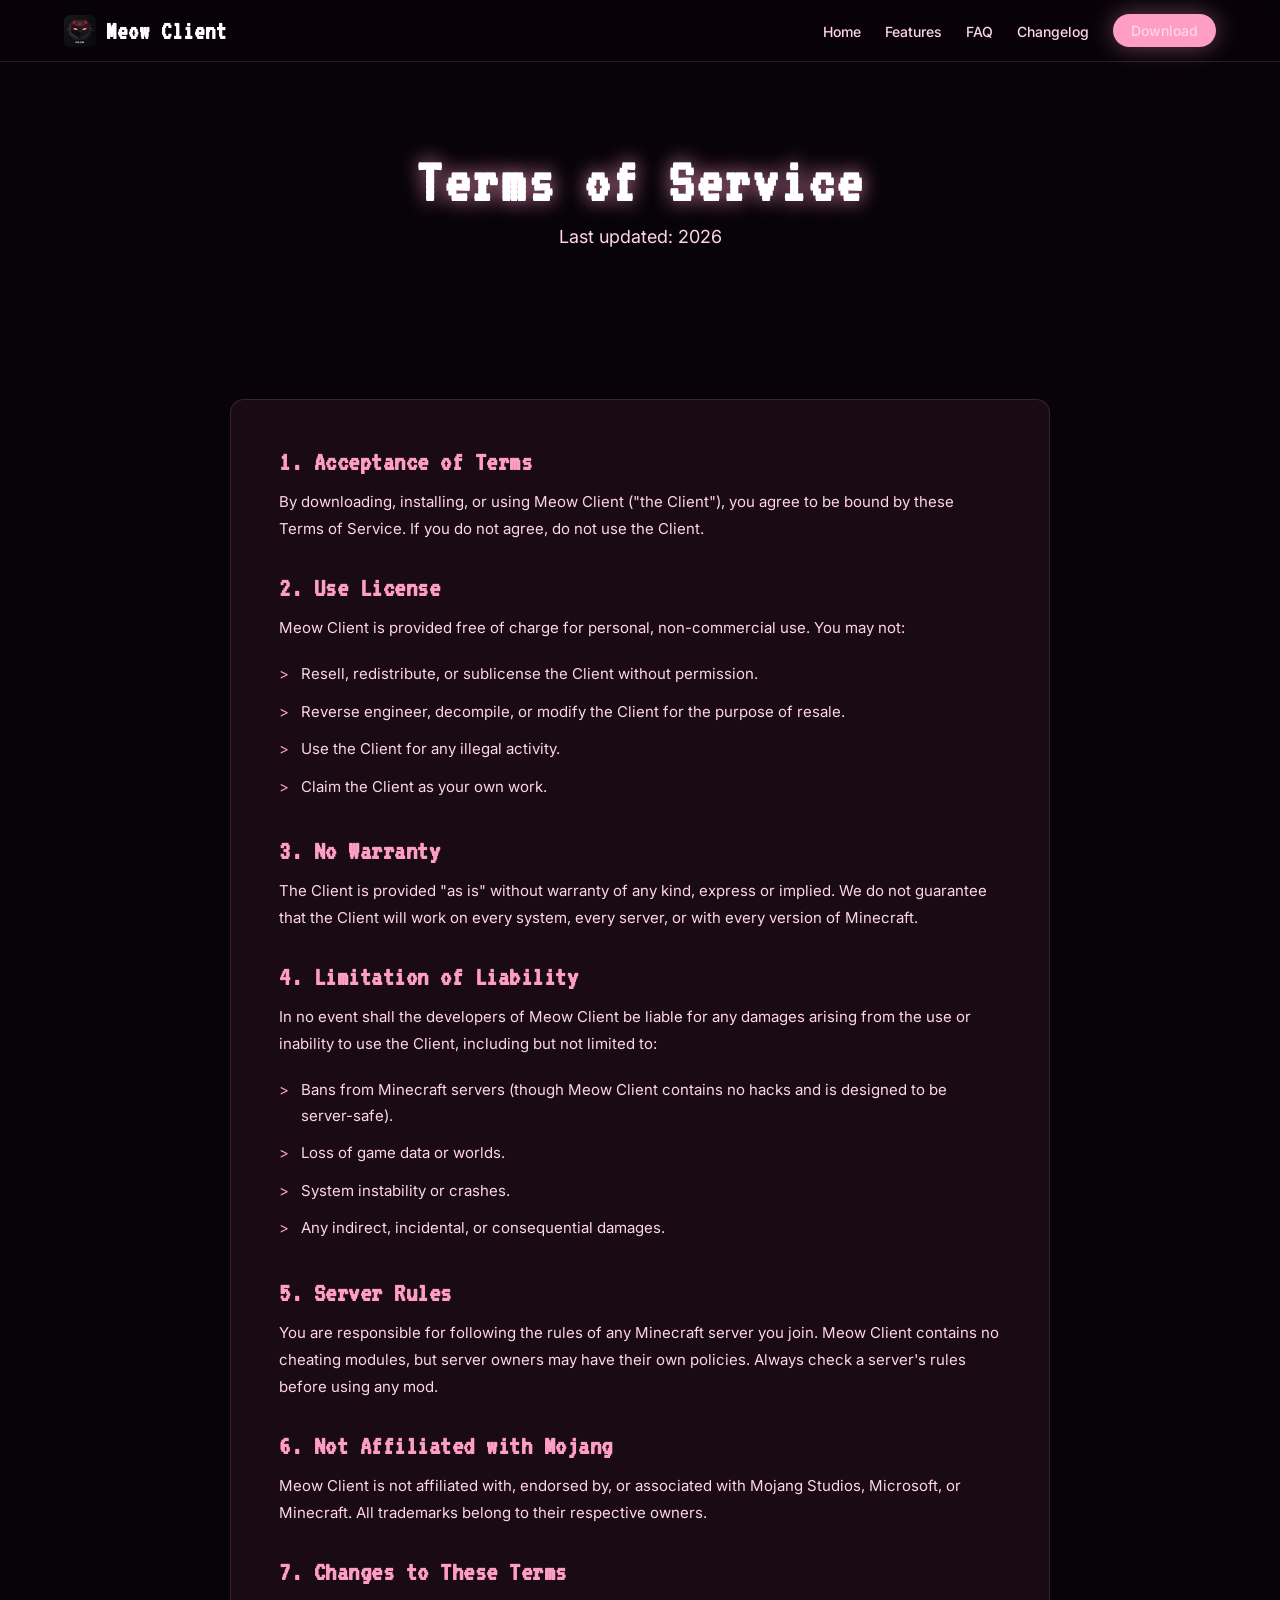
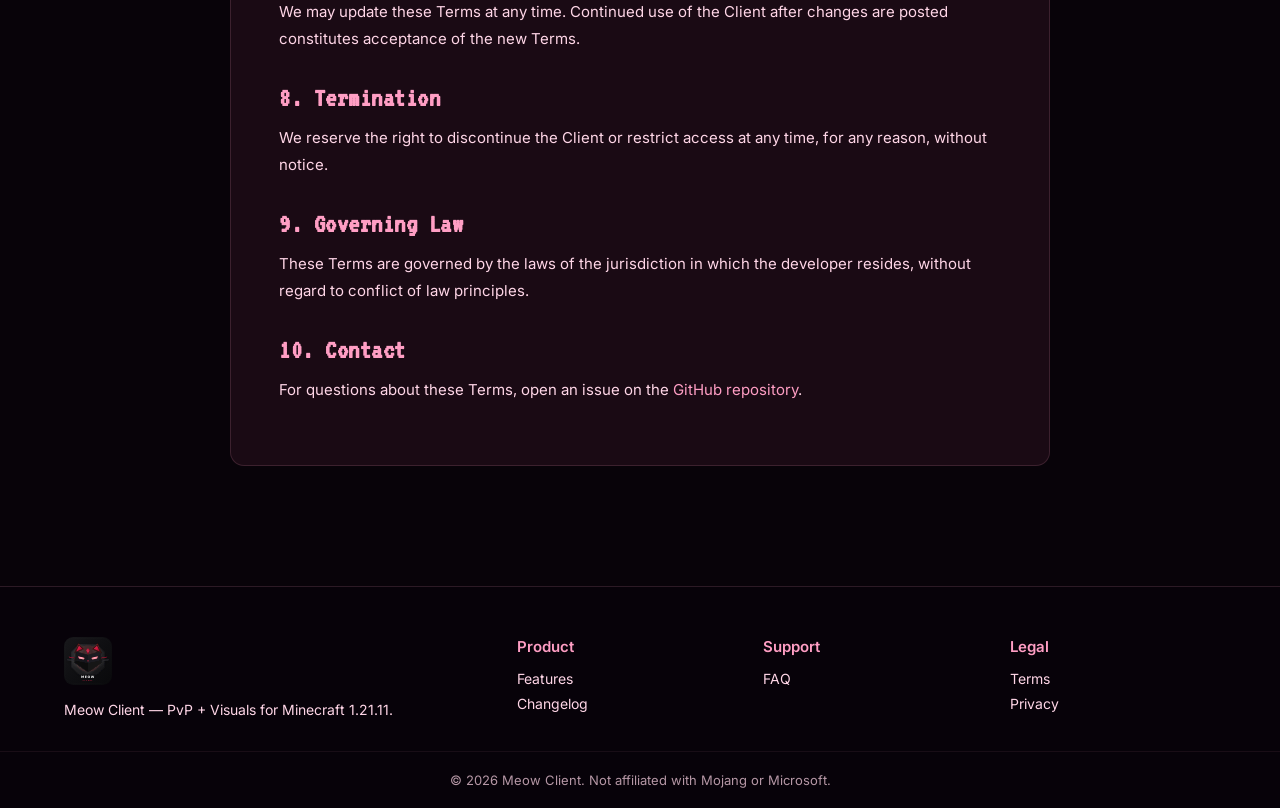
<file: terms.html>
<!DOCTYPE html>
<html lang="en">
<head>
<meta charset="UTF-8">
<meta name="viewport" content="width=device-width, initial-scale=1.0">
<title>Terms of Service — Meow Client</title>
<link rel="icon" href="assets/favicon.svg">
<link rel="preconnect" href="https://fonts.googleapis.com">
<link rel="preconnect" href="https://fonts.gstatic.com" crossorigin>
<link href="https://fonts.googleapis.com/css2?family=VT323&family=Inter:wght@300;400;600;800&display=swap" rel="stylesheet">
<link rel="stylesheet" href="styles.css">
</head>
<body>

<canvas id="starfield"></canvas>

<nav class="nav">
  <div class="nav-inner">
    <a href="index.html" class="brand">
      <img src="assets/logo.svg" alt="Meow Client" class="brand-logo">
      <span class="brand-name">Meow Client</span>
    </a>
    <button class="nav-toggle" id="nav-toggle" aria-label="menu">☰</button>
    <ul class="nav-links" id="nav-links">
      <li><a href="index.html">Home</a></li>
      <li><a href="features.html">Features</a></li>
      <li><a href="faq.html">FAQ</a></li>
      <li><a href="changelog.html">Changelog</a></li>
      <li><a href="meow-client-first%20release!.jar" class="btn btn-pink btn-nav" download>Download</a></li>
    </ul>
  </div>
</nav>

<header class="hero hero-small">
  <h1 class="hero-title">Terms of Service</h1>
  <p class="hero-sub">Last updated: 2026</p>
</header>

<section class="section">
  <div class="legal">

    <h2>1. Acceptance of Terms</h2>
    <p>By downloading, installing, or using Meow Client ("the Client"), you agree to be bound by these Terms of Service. If you do not agree, do not use the Client.</p>

    <h2>2. Use License</h2>
    <p>Meow Client is provided free of charge for personal, non-commercial use. You may not:</p>
    <ul>
      <li>Resell, redistribute, or sublicense the Client without permission.</li>
      <li>Reverse engineer, decompile, or modify the Client for the purpose of resale.</li>
      <li>Use the Client for any illegal activity.</li>
      <li>Claim the Client as your own work.</li>
    </ul>

    <h2>3. No Warranty</h2>
    <p>The Client is provided "as is" without warranty of any kind, express or implied. We do not guarantee that the Client will work on every system, every server, or with every version of Minecraft.</p>

    <h2>4. Limitation of Liability</h2>
    <p>In no event shall the developers of Meow Client be liable for any damages arising from the use or inability to use the Client, including but not limited to:</p>
    <ul>
      <li>Bans from Minecraft servers (though Meow Client contains no hacks and is designed to be server-safe).</li>
      <li>Loss of game data or worlds.</li>
      <li>System instability or crashes.</li>
      <li>Any indirect, incidental, or consequential damages.</li>
    </ul>

    <h2>5. Server Rules</h2>
    <p>You are responsible for following the rules of any Minecraft server you join. Meow Client contains no cheating modules, but server owners may have their own policies. Always check a server's rules before using any mod.</p>

    <h2>6. Not Affiliated with Mojang</h2>
    <p>Meow Client is not affiliated with, endorsed by, or associated with Mojang Studios, Microsoft, or Minecraft. All trademarks belong to their respective owners.</p>

    <h2>7. Changes to These Terms</h2>
    <p>We may update these Terms at any time. Continued use of the Client after changes are posted constitutes acceptance of the new Terms.</p>

    <h2>8. Termination</h2>
    <p>We reserve the right to discontinue the Client or restrict access at any time, for any reason, without notice.</p>

    <h2>9. Governing Law</h2>
    <p>These Terms are governed by the laws of the jurisdiction in which the developer resides, without regard to conflict of law principles.</p>

    <h2>10. Contact</h2>
    <p>For questions about these Terms, open an issue on the <a href="https://github.com/echothebest/meow-website" target="_blank" rel="noopener">GitHub repository</a>.</p>

  </div>
</section>

<footer class="footer">
  <div class="footer-inner">
    <div class="footer-col">
      <img src="assets/logo.svg" alt="" class="footer-logo">
      <p class="footer-tag">Meow Client — PvP + Visuals for Minecraft 1.21.11.</p>
    </div>
    <div class="footer-col">
      <h4>Product</h4>
      <a href="features.html">Features</a>
      <a href="changelog.html">Changelog</a>
    </div>
    <div class="footer-col">
      <h4>Support</h4>
      <a href="faq.html">FAQ</a>
    </div>
    <div class="footer-col">
      <h4>Legal</h4>
      <a href="terms.html">Terms</a>
      <a href="privacy.html">Privacy</a>
    </div>
  </div>
  <p class="footer-copy">© 2026 Meow Client. Not affiliated with Mojang or Microsoft.</p>
</footer>

<script src="script.js"></script>
</body>
</html>
</file>
<file: styles.css>
:root{
  --pink:#FF9EC4;
  --pink-hover:#FFB6D9;
  --pink-soft:#FFD6E7;
  --panel:#1A0A14;
  --panel-2:#2A1422;
  --panel-sel:#65334D;
  --bg:#080309;
  --text:#FFFFFF;
  --radius:14px;
}
*{box-sizing:border-box;margin:0;padding:0;}
html,body{background:var(--bg);color:var(--text);font-family:'Inter',system-ui,sans-serif;scroll-behavior:smooth;overflow-x:hidden;}
body{padding-top:70px;min-height:100vh;position:relative;}
a{color:var(--pink);text-decoration:none;transition:color .2s ease;}
a:hover{color:var(--pink-hover);}
::selection{background:var(--pink);color:var(--bg);}
::-webkit-scrollbar{width:10px;height:10px;}
::-webkit-scrollbar-track{background:#12060d;}
::-webkit-scrollbar-thumb{background:var(--pink);border-radius:10px;}
::-webkit-scrollbar-thumb:hover{background:var(--pink-hover);}

#starfield{position:fixed;inset:0;z-index:-1;pointer-events:none;}

#intro-overlay{
  position:fixed;inset:0;z-index:9999;background:#050103;
  display:flex;align-items:center;justify-content:center;
  font-family:'VT323',monospace;color:var(--pink);
  transition:opacity .4s ease;
}
#intro-overlay.hidden{opacity:0;pointer-events:none;}
.terminal-window{
  width:min(680px,90vw);background:#0d050a;
  border:2px solid var(--pink);border-radius:12px;
  box-shadow:0 0 40px rgba(255,158,196,.4),inset 0 0 20px rgba(255,158,196,.05);
  overflow:hidden;
}
.terminal-header{
  display:flex;align-items:center;gap:8px;
  padding:8px 12px;background:#1a0a14;border-bottom:1px solid rgba(255,158,196,.3);
}
.terminal-header .dot{width:12px;height:12px;border-radius:50%;}
.dot.red{background:#ff5f56;}
.dot.yellow{background:#ffbd2e;}
.dot.green{background:#27c93f;}
.terminal-title{margin-left:auto;font-size:16px;color:var(--pink-soft);}
.terminal-body{
  padding:20px;font-size:22px;line-height:1.6;
  min-height:220px;text-shadow:0 0 6px rgba(255,158,196,.6);
}
.terminal-body .line{white-space:pre;}
.terminal-body .ok{color:#27c93f;margin-left:8px;}
.terminal-body .cursor{display:inline-block;width:10px;background:var(--pink);animation:blink .8s steps(1) infinite;margin-left:2px;}
@keyframes blink{50%{opacity:0;}}
#skip-intro{position:fixed;bottom:20px;right:24px;color:var(--pink);font-family:'VT323',monospace;font-size:20px;opacity:.7;}
#skip-intro:hover{opacity:1;}

.nav{
  position:fixed;top:0;left:0;right:0;z-index:100;
  background:rgba(8,3,9,.75);backdrop-filter:blur(12px);
  border-bottom:1px solid rgba(255,158,196,.15);
}
.nav-inner{max-width:1200px;margin:0 auto;padding:14px 24px;display:flex;align-items:center;gap:24px;}
.brand{display:flex;align-items:center;gap:10px;color:var(--text);font-weight:800;}
.brand-logo{width:32px;height:32px;}
.brand-name{font-family:'VT323',monospace;font-size:26px;letter-spacing:1px;}
.nav-links{list-style:none;display:flex;align-items:center;gap:24px;margin-left:auto;}
.nav-links a{color:var(--pink-soft);font-size:14px;font-weight:500;}
.nav-links a:hover,.nav-links a.active{color:var(--pink);}
.nav-toggle{display:none;background:none;border:none;color:var(--pink);font-size:24px;cursor:pointer;}

.btn{
  display:inline-block;padding:12px 24px;border-radius:999px;
  font-weight:600;font-size:15px;cursor:pointer;border:none;
  transition:all .2s ease;text-align:center;
}
.btn-pink{
  background:var(--pink);color:#1a0a14;
  box-shadow:0 0 24px rgba(255,158,196,.4);
}
.btn-pink:hover{
  background:var(--pink-hover);color:#1a0a14;
  box-shadow:0 0 36px rgba(255,158,196,.7);
  transform:translateY(-1px);
}
.btn-outline{
  background:transparent;color:var(--pink);
  border:1px solid var(--pink);
}
.btn-outline:hover{background:rgba(255,158,196,.1);}
.btn-big{padding:18px 42px;font-size:18px;}
.btn-nav{padding:8px 18px;font-size:14px;}

.hero{
  max-width:900px;margin:0 auto;padding:80px 24px 60px;
  text-align:center;position:relative;
}
.hero-logo{
  width:140px;height:140px;margin-bottom:16px;
  animation:bob 3s ease-in-out infinite;
  filter:drop-shadow(0 0 30px rgba(255,158,196,.6));
}
@keyframes bob{0%,100%{transform:translateY(0);}50%{transform:translateY(-12px);}}
.hero-title{
  font-family:'VT323',monospace;font-size:80px;letter-spacing:2px;
  color:#fff;text-shadow:0 0 20px rgba(255,158,196,.8);
  margin-bottom:12px;line-height:1;
}
.hero-sub{color:var(--pink-soft);font-size:18px;margin-bottom:32px;}
.hero-buttons{display:flex;gap:14px;justify-content:center;flex-wrap:wrap;margin-bottom:22px;}
.chip{
  display:inline-block;padding:8px 18px;border-radius:999px;
  background:rgba(255,158,196,.1);border:1px solid rgba(255,158,196,.3);
  color:var(--pink-soft);font-size:13px;font-weight:500;
}

.section{max-width:1200px;margin:0 auto;padding:60px 24px;}
.section-title{
  font-family:'VT323',monospace;font-size:44px;text-align:center;
  color:var(--pink);text-shadow:0 0 16px rgba(255,158,196,.5);
  margin-bottom:40px;letter-spacing:1px;
}

.grid{display:grid;gap:20px;}
.grid-3{grid-template-columns:repeat(3,1fr);}
@media(max-width:900px){.grid-3{grid-template-columns:repeat(2,1fr);}}
@media(max-width:600px){.grid-3{grid-template-columns:1fr;}}

.card{
  display:block;background:var(--panel);border:1px solid rgba(255,158,196,.15);
  border-radius:var(--radius);padding:28px;color:var(--text);
  transition:all .25s ease;position:relative;overflow:hidden;
}
.card:hover{
  border-color:var(--pink);
  box-shadow:0 0 30px rgba(255,158,196,.35);
  transform:translateY(-3px);
}
.card-icon{font-size:38px;margin-bottom:14px;}
.card h3{font-size:20px;margin-bottom:10px;color:var(--pink);}
.card p{color:var(--pink-soft);font-size:15px;line-height:1.6;}
.card-flat{cursor:default;}

.download-section{text-align:center;}
.download-sub{color:var(--pink-soft);font-size:17px;margin-bottom:28px;}
.download-meta{color:var(--pink-soft);font-size:13px;margin-top:16px;opacity:.8;}

.footer{
  border-top:1px solid rgba(255,158,196,.15);
  background:rgba(8,3,9,.6);margin-top:60px;
}
.footer-inner{
  max-width:1200px;margin:0 auto;padding:50px 24px 30px;
  display:grid;grid-template-columns:2fr 1fr 1fr 1fr;gap:40px;
}
@media(max-width:800px){.footer-inner{grid-template-columns:1fr 1fr;}}
@media(max-width:500px){.footer-inner{grid-template-columns:1fr;}}
.footer-col h4{color:var(--pink);font-size:15px;margin-bottom:14px;font-weight:600;}
.footer-col a{display:block;color:var(--pink-soft);font-size:14px;margin-bottom:8px;}
.footer-logo{width:48px;height:48px;margin-bottom:10px;}
.footer-tag{color:var(--pink-soft);font-size:14px;line-height:1.6;}
.footer-copy{
  text-align:center;color:var(--pink-soft);font-size:13px;
  padding:20px;border-top:1px solid rgba(255,158,196,.1);opacity:.7;
}

@media(max-width:820px){
  .nav-toggle{display:block;}
  .nav-links{
    position:absolute;top:100%;left:0;right:0;
    background:rgba(8,3,9,.98);flex-direction:column;
    padding:20px;gap:16px;display:none;
  }
  .nav-links.open{display:flex;}
  .nav-inner{position:relative;}
  .hero-title{font-size:56px;}
  .hero-logo{width:100px;height:100px;}/* ===== LEGAL PAGES ===== */
.legal{
  max-width:820px;margin:0 auto;
  background:var(--panel);border:1px solid rgba(255,158,196,.15);
  border-radius:var(--radius);padding:48px;
}
.legal h2{
  color:var(--pink);font-family:'VT323',monospace;font-size:28px;
  margin:32px 0 12px;letter-spacing:.5px;
}
.legal h2:first-child{margin-top:0;}
.legal p{color:var(--pink-soft);font-size:15px;line-height:1.8;margin-bottom:14px;}
.legal ul{list-style:none;padding:0;margin:8px 0 18px;}
.legal li{
  color:var(--pink-soft);font-size:15px;line-height:1.7;
  padding:6px 0 6px 22px;position:relative;
}
.legal li::before{content:'▸';position:absolute;left:0;color:var(--pink);}
.legal strong{color:var(--pink);font-weight:600;}
.legal code{
  background:rgba(255,158,196,.1);color:var(--pink);
  padding:2px 8px;border-radius:6px;font-size:13px;
  font-family:'JetBrains Mono','Courier New',monospace;
}
@media(max-width:600px){.legal{padding:28px;}.legal h2{font-size:24px;}}
}

.reveal{opacity:0;transform:translateY(20px);transition:all .6s ease;}
.reveal.visible{opacity:1;transform:translateY(0);}
$css = @'

/* ===== SMALL HERO ===== */
.hero-small{padding:60px 24px 30px;}
.hero-small .hero-title{font-size:64px;}

/* ===== FAQ ===== */
.faq-list{max-width:800px;margin:0 auto;display:flex;flex-direction:column;gap:14px;}
.faq-item{background:var(--panel);border:1px solid rgba(255,158,196,.15);border-radius:var(--radius);overflow:hidden;transition:all .25s ease;}
.faq-item[open]{border-color:var(--pink);box-shadow:0 0 24px rgba(255,158,196,.25);}
.faq-item summary{padding:18px 22px;cursor:pointer;font-weight:600;color:var(--pink);font-size:16px;list-style:none;display:flex;justify-content:space-between;align-items:center;}
.faq-item summary::-webkit-details-marker{display:none;}
.faq-item summary::after{content:'+';color:var(--pink);font-size:22px;transition:transform .2s;}
.faq-item[open] summary::after{content:'-';}
.faq-item p{padding:0 22px 20px;color:var(--pink-soft);line-height:1.7;font-size:15px;}

/* ===== TIMELINE ===== */
.timeline{max-width:800px;margin:0 auto;position:relative;padding-left:36px;}
.timeline::before{content:'';position:absolute;left:9px;top:8px;bottom:8px;width:2px;background:linear-gradient(to bottom,var(--pink),transparent);}
.timeline-item{position:relative;margin-bottom:40px;}
.timeline-dot{position:absolute;left:-36px;top:6px;width:20px;height:20px;border-radius:50%;background:var(--pink);border:3px solid var(--bg);box-shadow:0 0 16px rgba(255,158,196,.8);}
.timeline-content{background:var(--panel);border:1px solid rgba(255,158,196,.15);border-radius:var(--radius);padding:22px;}
.timeline-version{font-family:'VT323',monospace;font-size:26px;color:var(--pink);margin-bottom:4px;}
.timeline-tag{font-family:'Inter',sans-serif;font-size:11px;background:var(--pink);color:var(--bg);padding:2px 10px;border-radius:999px;margin-left:8px;font-weight:700;text-transform:uppercase;vertical-align:middle;}
.timeline-date{color:var(--pink-soft);font-size:13px;margin-bottom:14px;opacity:.7;}
.timeline-content ul{list-style:none;padding:0;}
.timeline-content li{color:var(--pink-soft);font-size:14px;padding:6px 0 6px 20px;position:relative;line-height:1.5;}
.timeline-content li::before{content:'>';position:absolute;left:0;color:var(--pink);}

/* ===== LEGAL ===== */
.legal{max-width:820px;margin:0 auto;background:var(--panel);border:1px solid rgba(255,158,196,.15);border-radius:var(--radius);padding:48px;}
.legal h2{color:var(--pink);font-family:'VT323',monospace;font-size:28px;margin:32px 0 12px;letter-spacing:.5px;}
.legal h2:first-child{margin-top:0;}
.legal p{color:var(--pink-soft);font-size:15px;line-height:1.8;margin-bottom:14px;}
.legal ul{list-style:none;padding:0;margin:8px 0 18px;}
.legal li{color:var(--pink-soft);font-size:15px;line-height:1.7;padding:6px 0 6px 22px;position:relative;}
.legal li::before{content:'>';position:absolute;left:0;color:var(--pink);}
.legal strong{color:var(--pink);font-weight:600;}
.legal code{background:rgba(255,158,196,.1);color:var(--pink);padding:2px 8px;border-radius:6px;font-size:13px;font-family:'JetBrains Mono','Courier New',monospace;}
@media(max-width:600px){.legal{padding:28px;}.legal h2{font-size:24px;}}
'@

Add-Content -Path "$PWD\styles.css" -Value $css -Encoding UTF8
</file>
